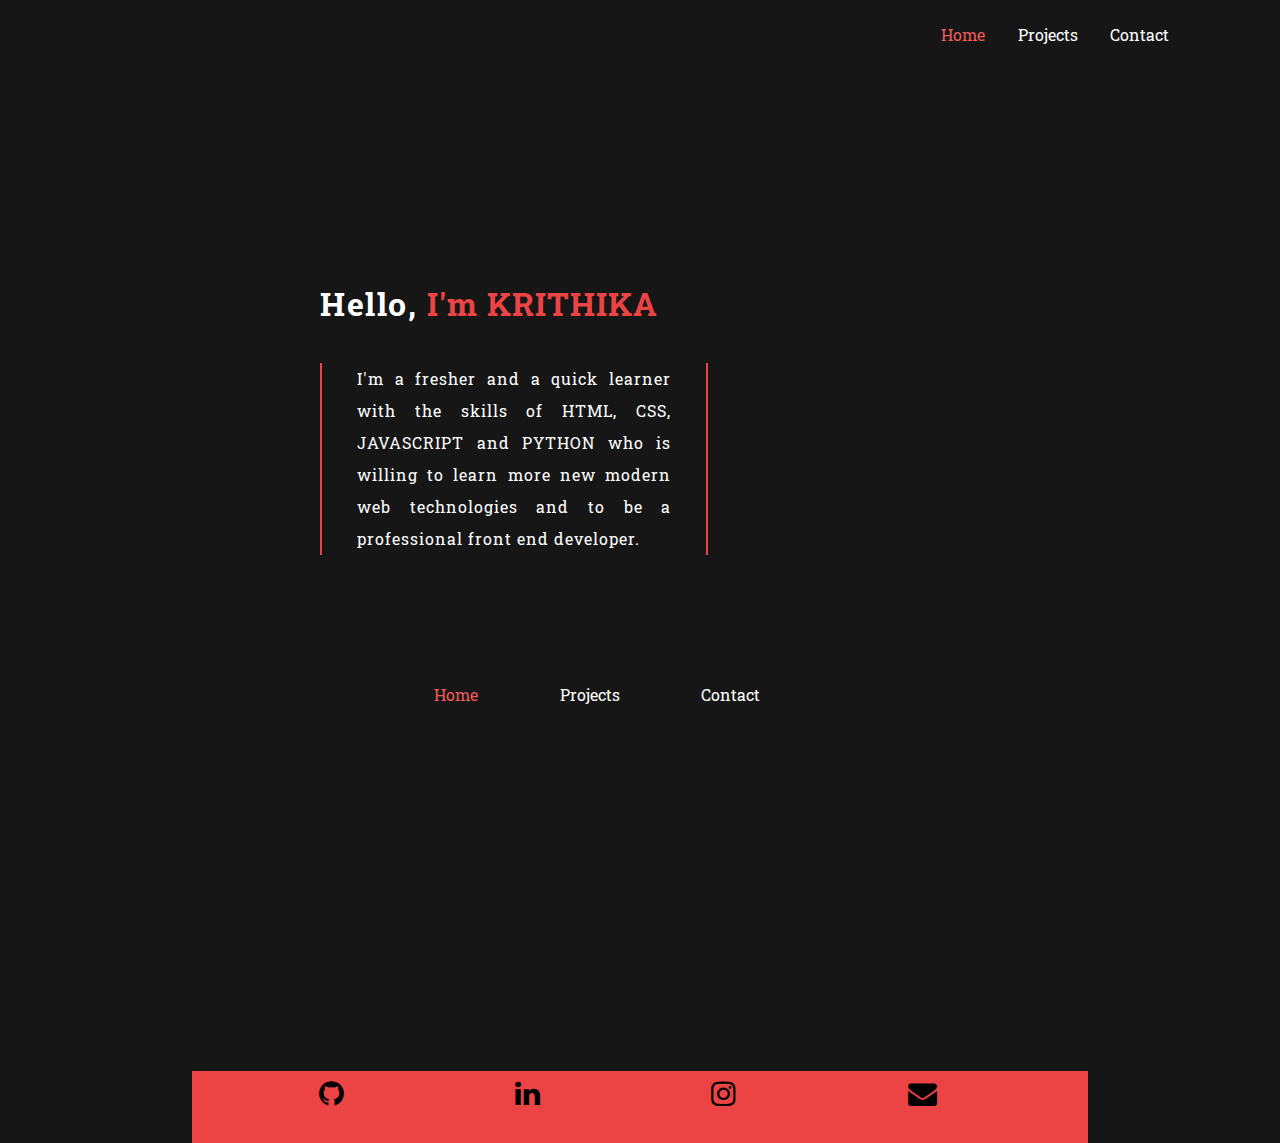
<file: index.html>
<!DOCTYPE html>
<html lang="en">
  <head>
    <meta charset="UTF-8" />
    <meta http-equiv="X-UA-Compatible" content="IE=edge" />
    <meta name="viewport" content="width=device-width, initial-scale=1.0" />
    <link
      rel="stylesheet"
      href="https://cdnjs.cloudflare.com/ajax/libs/font-awesome/4.7.0/css/font-awesome.min.css"
    />
    <link rel="stylesheet" href="css/index.css" />
    <link rel="stylesheet" href="css/common.css" />
    <title>Krithika - Portfolio</title>
  </head>
  <body>
    <div class="header">
      <ul>
        <li><a href="index.html" id="home" class="link">Home</a></li>
        <li><a href="projects.html" class="link">Projects</a></li>
        <li><a href="contact.html" class="link">Contact</a></li>
      </ul>
    </div>
    <div class="about">
      <h1>Hello, <span class="label"></span></h1>
      <p>
        I'm a fresher and a quick learner with the skills of HTML, CSS,
        JAVASCRIPT and PYTHON who is willing to learn more new modern web
        technologies and to be a professional front end developer.
      </p>
      <div class="footer-nav">
        <ul>
          <li><a href="index.html" id="home" class="link">Home</a></li>
          <li><a href="projects.html" class="link">Projects</a></li>
          <li><a href="contact.html" class="link">Contact</a></li>
        </ul>
      </div>
    </div>
    <div class="footer">
      <ul>
        <li><a href="https://github.com/kiki2122"><i class="fa fa-github"></a></i></li>
        <li><a href="https://www.linkedin.com/in/krithika-kumar-6a92a116b/"><i class="fa fa-linkedin"></i></a></li>
        <li><a href="https://www.instagram.com/_blackaddict._/"><i class="fa fa-instagram"></i></a></li>
        <li>
          <a href="mailto:krithikakumarj22@gmail.com"
            ><i class="fa fa-envelope"></i
          ></a>
        </li>
      </ul>
    </div>
  </body>
</html>
</file>
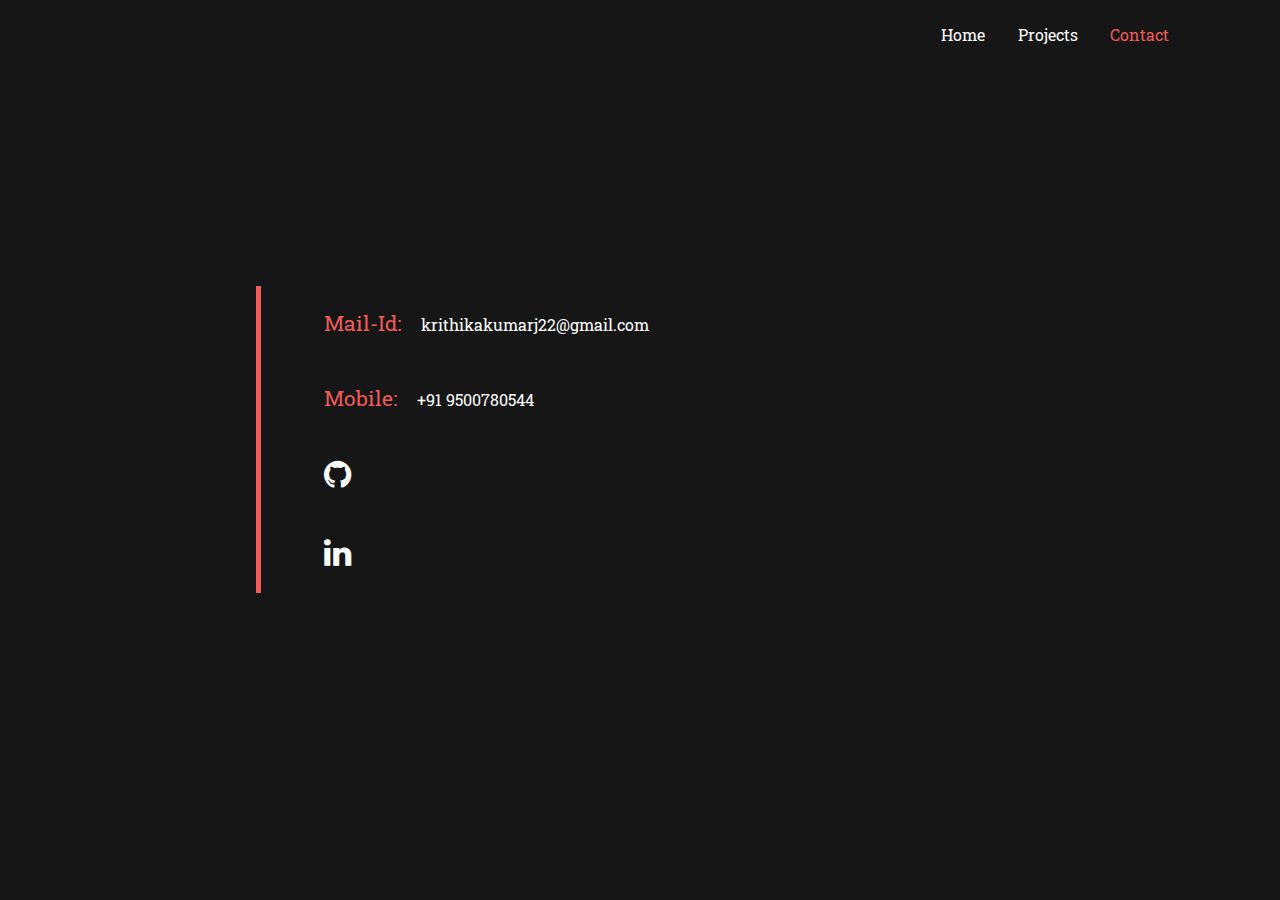
<file: contact.html>
<!DOCTYPE html>
<html lang="en">
  <head>
    <meta charset="UTF-8" />
    <meta http-equiv="X-UA-Compatible" content="IE=edge" />
    <meta name="viewport" content="width=device-width, initial-scale=1.0" />
    <link
      rel="stylesheet"
      href="https://cdnjs.cloudflare.com/ajax/libs/font-awesome/4.7.0/css/font-awesome.min.css"
    />
    <link rel="stylesheet" href="css/contact.css" />
    <link rel="stylesheet" href="css/common.css" />
    <title>Krithika - Portfolio</title>
  </head>
  <body>
    <div class="header">
      <ul>
        <li><a href="index.html" class="link">Home</a></li>
        <li><a href="projects.html" class="link">Projects</a></li>
        <li><a href="contact.html" id="contact" class="link">Contact</a></li>
      </ul>
    </div>
    <div class="contact">
      <ul>
        <li><span>Mail-Id:</span> &nbsp &nbsp krithikakumarj22@gmail.com</li>
        <li><span>Mobile:</span> &nbsp &nbsp +91 9500780544</li>
        <li><a href="https://github.com/kiki2122"><i class="fa fa-github"></a></i></li>
        <li><a href="https://www.linkedin.com/in/krithika-kumar-6a92a116b/"><i class="fa fa-linkedin"></i></a></li>
      </ul>
    </div>
  </body>
</html>
</file>
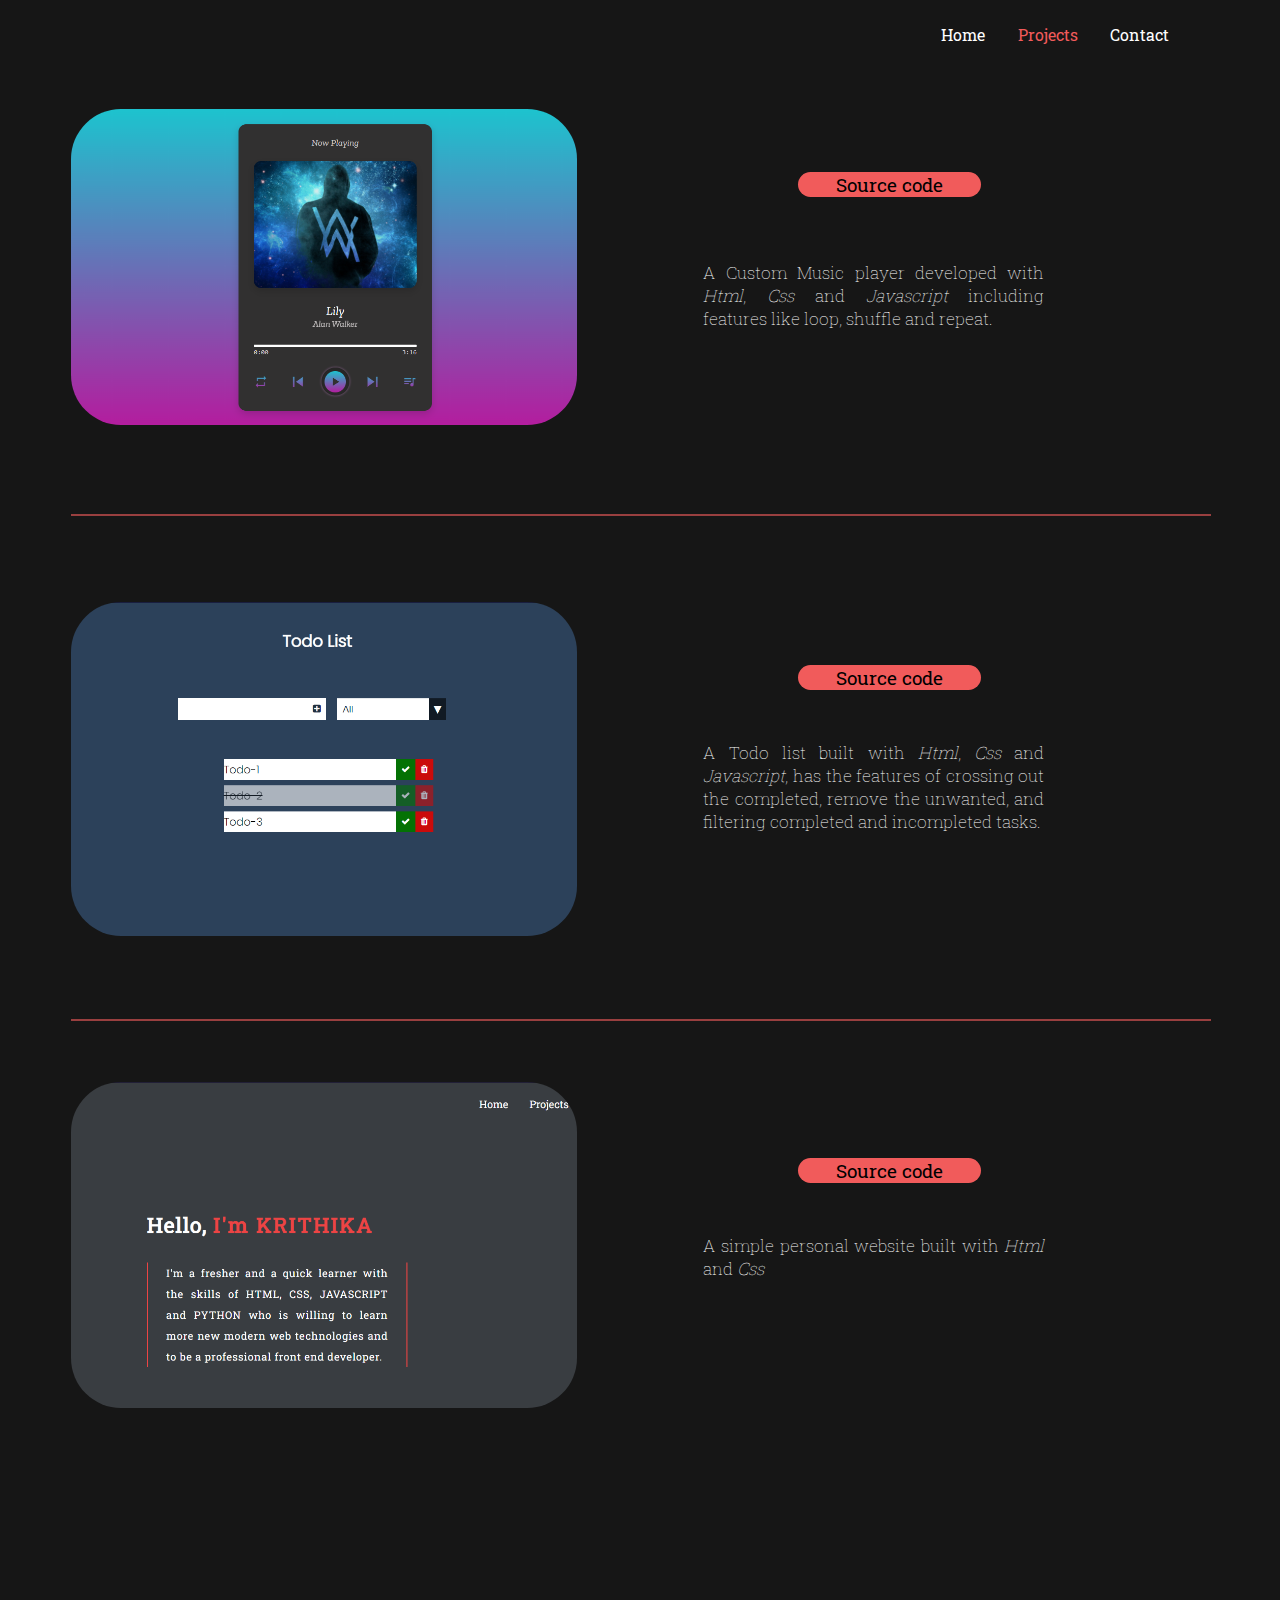
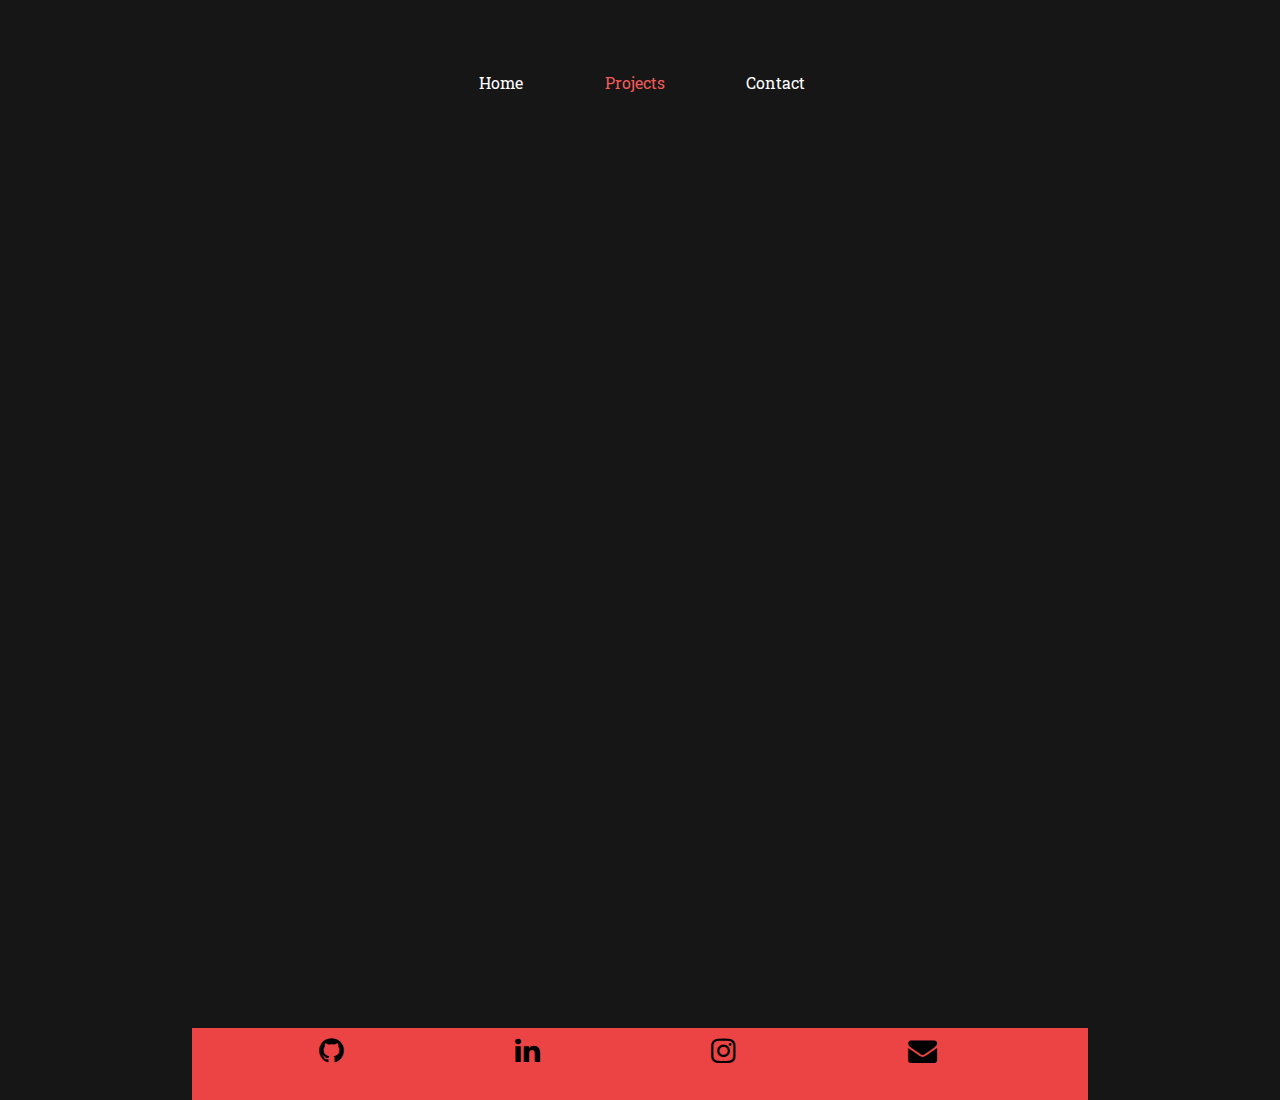
<file: projects.html>
<!DOCTYPE html>
<html lang="en">
  <head>
    <meta charset="UTF-8" />
    <meta http-equiv="X-UA-Compatible" content="IE=edge" />
    <meta name="viewport" content="width=device-width, initial-scale=1.0" />
    <link
      rel="stylesheet"
      href="https://cdnjs.cloudflare.com/ajax/libs/font-awesome/4.7.0/css/font-awesome.min.css"
    />
    <link rel="stylesheet" href="css/common.css" />
    <link rel="stylesheet" href="css/projects.css" />
    <title>Krithika - Portfolio</title>
  </head>
  <body>
    <div class="header">
      <ul>
        <li><a href="index.html" class="link">Home</a></li>
        <li><a href="projects.html" id="projects" class="link">Projects</a></li>
        <li><a href="contact.html" class="link">Contact</a></li>
      </ul>
    </div>
    <div class="image">
      <img
        src="images/music player image.PNG"
        alt="Music Player"
        class="musicplayer"
      />
      <div class="img-overlay">
        <p>
          <a href="https://kiki2122.github.io/Music-Player/">Music Player</a>
        </p>
      </div>
      <div class="description">
        <button>
          <a href="https://github.com/kiki2122/Music-Player.git">Source code</a>
        </button>
        <p>
          A Custom Music player developed with <i>Html</i>, <i>Css</i> and
          <i>Javascript</i> including features like loop, shuffle and repeat.
        </p>
        <hr />
      </div>
    </div>
    <div class="image2">
      <img src="images/todo img.PNG" alt="Todo list" class="todo" />
      <div class="img2-overlay">
        <p>
          <a href="https://kiki2122.github.io/Todo-List/">Todo List</a>
        </p>
      </div>
      <div class="description2">
        <button>
          <a href="https://github.com/kiki2122/Todo-List.git">Source code</a>
        </button>
        <p>
          A Todo list built with <i>Html</i>, <i>Css</i> and <i>Javascript</i>,
          has the features of crossing out the completed, remove the unwanted,
          and filtering completed and incompleted tasks.
        </p>
        <hr />
      </div>
    </div>
    <div class="image3">
      <img src="images/portfolio img.PNG" alt="portfolio" class="portfolio" />
      <div class="img3-overlay">
        <p>
          <a href="https://kiki2122.github.io/Personal-website/">Portfolio</a>
        </p>
      </div>
      <div class="description3">
        <button>
          <a href="https://github.com/kiki2122/Personal-website.git">Source code</a>
        </button>
        <p>
          A simple personal website built with <i>Html</i> and <i>Css</i>
        </p>
      </div>
    </div>
    <div class="footer-nav">
      <ul>
        <li><a href="index.html" class="link">Home</a></li>
        <li><a href="projects.html" id="projects" class="link">Projects</a></li>
        <li><a href="contact.html" class="link">Contact</a></li>
      </ul>
    </div>
    <div class="footer">
      <ul>
        <li><a href="https://github.com/kiki2122"><i class="fa fa-github"></a></i></li>
        <li><a href="https://www.linkedin.com/in/krithika-kumar-6a92a116b/"><i class="fa fa-linkedin"></i></a></li>
        <li><a href="https://www.instagram.com/_blackaddict._/"><i class="fa fa-instagram"></i></a></li>
        <li>
          <a href="mailto:krithikakumarj22@gmail.com"
            ><i class="fa fa-envelope"></i
          ></a>
        </li>
      </ul>
    </div>
  </body>
</html>
</file>
<file: css/common.css>
@import url('https://fonts.googleapis.com/css2?family=Roboto+Slab&display=swap');

*{
    font-family: "Roboto Slab", serif;
}

body{
    background: rgb(22, 22, 22);
}

::selection{
    color: black;
    background: white;
}

::-webkit-scrollbar{
    width: 10px;
}

::-webkit-scrollbar-thumb{
    background: rgb(241, 91, 91);
    border-radius: 50px;    
}

::-webkit-scrollbar-thumb:hover{
    background: rgb(99, 2, 2);
}

.header ul{
    position: absolute;
    display: flex;
    list-style: none;
    color: white;
    right: 15%;
    
}

ul li{
    justify-content: space-between;
    padding: 0 10% 0 10%;
}

.link{
    text-decoration: none;
    color: white;
}

.link:hover{
    color: rgb(241, 91, 91);
    transition: all 0.7s ease;
    cursor: pointer;
}
</file>
<file: css/contact.css>
#contact{
    color: rgb(241, 91, 91);
}


.contact ul{
    position: absolute;
    left: 20%;
    right: 40%;
    color: white;
    list-style: none;
    top: 30%;
    border-left: 5px solid rgb(241, 91, 91);
    animation: animatecontact 3s;
}
    


.contact li{
    padding: 5%;
}

.contact ul li span{
    color: rgb(241, 91, 91);
    font-size: 1.3rem;
}

.fa{
    font-size: 2rem;
    color: white;
}

.fa:hover{
    cursor: pointer;
    color: rgb(241, 91, 91);   
}

@keyframes animatecontact {
    0%   { left: 10%; top: 30%;}
    25%  { left: 20%; top: 30%;}
}

@media (max-width:720px){
    .contact ul li span{
        font-size: 1rem;
    }
    .contact ul{
        right: 0%;
        left: 5%;
    }
}
</file>
<file: css/projects.css>
#projects{
    color: rgb(241, 91, 91);
}

.image, .image2, .image3{
    position: relative;
    width: 100%;
}

.musicplayer, .todo, .portfolio{
    position: absolute;
    width: 40%;
    border-radius: 50px;
    left: 5%;
}

.musicplayer{
    margin-top: 8%;
}

.todo{
    margin-top: 47%;
}

.portfolio{
    margin-top: 85%;
}

.img-overlay{
    position: absolute;
    font-size: 1.5rem;
    margin-top: 7%;
    left: 5%;
    padding: 10% 12% 9.6% 14.3%;
    border-radius: 50px;
    background: rgba(0, 0, 0, 0.6);
    opacity: 0;
    transition: all 0.5s ease;
}

.img2-overlay{
    margin-top: 46%;
    position: absolute;
    font-size: 1.5rem;
    left: 5%;
    padding: 11.5% 16% 9.6% 14.3%;
    border-radius: 50px;
    background: rgba(0, 0, 0, 0.8);
    opacity: 0;
    transition: all 0.5s ease;
}

.img3-overlay{
    margin-top: 83%;
    position: absolute;
    font-size: 1.5rem;
    left: 5%;
    padding: 10% 15.1% 12% 16%;
    border-radius: 50px;
    background: rgba(0, 0, 0, 0.85);
    opacity: 0;
    transition: all 0.5s ease
}

.img-overlay p a, .img2-overlay p a, .img3-overlay p a{
    text-decoration: none;
    color: white;
    text-decoration: underline;
    text-decoration-color: rgb(241, 91, 91);
    transition: all 0.5s ease;
}

.img-overlay:hover, .img2-overlay:hover, .img3-overlay:hover{
    opacity: 1;  
}

.img-overlay p a:hover, .img2-overlay p a:hover, .img3-overlay p a:hover{
    text-decoration-color: white;
    color: rgb(241, 91, 91);
}

.description button, .description2 button, .description3 button{
    position: absolute;
    font-size: 1.2rem;
    right: 23%;
    border-radius: 50px;
    background: rgb(241, 91, 91);
    padding: 0 3% 0 3%;
    border: none;
    transition: all 0.5s ease;
}

.description button{
    margin-top: 13%;
}

.description2 button{
    margin-top: 52%; 
}

.description3 button{
    margin-top: 91%;
}

.description button:hover, .description2 button:hover, .description3 button:hover{
    background: white;
    cursor: pointer;
}

.description button a, .description2 button a, .description3 button a{
    text-decoration: wavy;
    color: black;
}

.description p, .description2 p, .description3 p{
    position: absolute;
    font-size: 17px;
    left: 55%;
    right: 18%;
    color: white;
    border-left: white;
    text-align: justify;
    font-weight: lighter;
}

.description p{
    margin-top: 20%;
}

.description2 p{
    margin-top: 58%;
}

.description3 p{
    margin-top: 97%;
}

.description hr, .description2 hr{
    position: absolute;   
    width: 90%;
    left: 5%;
    right: 5%;
    border: 0.5px solid rgb(241, 91, 91);
    opacity: 0.6;
}

.description hr{
    margin-top: 40%;
}

.description2 hr{
    margin-top: 80%;
}

.footer{
    position: absolute;
    background: rgb(236, 68, 68);
    height: 8%;
    left: 15%;
    right: 15%;
    bottom: -200%;
}

.footer ul{
    position: relative;
    list-style: none;
    display: flex;
    font-size: 1rem;
    bottom: 12%;
}

.fa{
    font-size: 1.8rem;
    padding: 5%;
    transition: all 0.6s ease;
    color: black;
}

.fa:hover{
    color: white;
    cursor: pointer;
}

.footer-nav ul{
    position: absolute;
    display: flex;
    list-style: none;
    color: white;
    right: 53%;
    margin-top: 130%;
    font-size: 16px;   
}

.footer-nav ul li{
    justify-content: space-between;
    padding: 0 25% 0 25%;
}

@media (max-width: 720px){
    
   
    .footer-nav ul{
       display: none;
    }
    
    .footer-nav ul li{
        display: none;
    }
    
    .footer{
        position: fixed;
        height: 6%;
        left: 0%;
        bottom: 0%;
        right:0%;
    }
    .fa{
        padding: 6%;
    }
    .footer ul{
        bottom: 5%;
        padding: 0 6% 0 6%;
    }
    
    .description button, .description2 button, .description3 button{
        font-size: 0.8rem;
        right: 10%;
    }
    .description p, .description2 p, .description3 p{
        font-size: 10px;
        right: 2%
    }
    
    .image3{
        position: absolute;
        top: 32%;
    }
    .image2{
        position: absolute;
        top: 22%;
    }
    .image{
        position: absolute;
        top: 15%;
    }
    .description hr{
        top: 44%;
        width: 100%;
    }
    .description2 hr{
        top: 84%;
        width: 100%;
    }
    .img-overlay{
        font-size: 0.7rem;
        margin-top: 7.5%;
        padding-bottom: 5.7%;
        padding-right: 6.3%
    }
    .img2-overlay{
        font-size: 0.7rem;
        margin-top: 46.5%;
        padding-bottom: 5.7%;
        padding-right: 11.7%
    }
    .img3-overlay{
        font-size: 0.7rem;
        margin-top: 84%;
        padding-bottom: 7.5%;
        padding-right: 11%
    }
}
</file>
<file: css/index.css>
.about{
    position: absolute;
    top: 29%;
    left: 25%;
    animation: animateabout 3s;
}

.about p{
    position: absolute;
    color: white;
    text-align: justify;
    right: -15%;
    letter-spacing: 1px;
    line-height: 2rem;
    border-left: 2px solid rgb(236, 68, 68);
    border-right: 2px solid rgb(236, 68, 68);
    padding-right: 35px;
    padding-left: 35px;
}

#home{
    color: rgb(241, 91, 91);
}

h1{
    color: white;
    letter-spacing: 1.5px;
    
   
}

h1 span{
    letter-spacing: 1px;
    color: rgb(236, 68, 68);
}

.label:hover{
    cursor: pointer;
    transition: all 3s ease;
}

.label:after{
    content:"I'm KRITHIKA";
    
}
.label:hover:after{
    content:"Web developer";
}

.footer{
    position: absolute;
    background: rgb(236, 68, 68);
    height: 8%;
    left: 15%;
    right: 15%;
    bottom: -27%;
}

.footer ul{
    position: relative;
    list-style: none;
    display: flex;
    font-size: 1rem;
    bottom: 12%;
}

.fa{
    font-size: 1.8rem;
    padding: 5%;
    transition: all 0.6s ease;
    color: black;
}

.fa:hover{
    color: white;
    cursor: pointer;
}

.footer-nav ul{
    position: absolute;
    display: flex;
    list-style: none;
    color: white;
    right: 30%;
    margin-top: 100%;
    font-size: 16px;   
}

.footer-nav ul li{
    justify-content: space-between;
    padding: 0 25% 0 25%;
}

@keyframes animateabout {
    0%   { left: 0%; top: 29%;}
    25%  { left: 25%; top: 29%;}
}

@media (max-width: 720px){
    
   
    .footer-nav ul{
       display: none;
    }
    
    .footer-nav ul li{
        display: none;
    }
    
    .footer{
        position: fixed;
        height: 6%;
        left: 0%;
        bottom: 0%;
        right:0%;
    }
    .fa{
        padding: 6%;
    }
    .footer ul{
        bottom: 5%;
        padding: 0 6% 0 6%;
    }
    .about{
        left: 5%;
        animation: none;
    }
}
</file>
